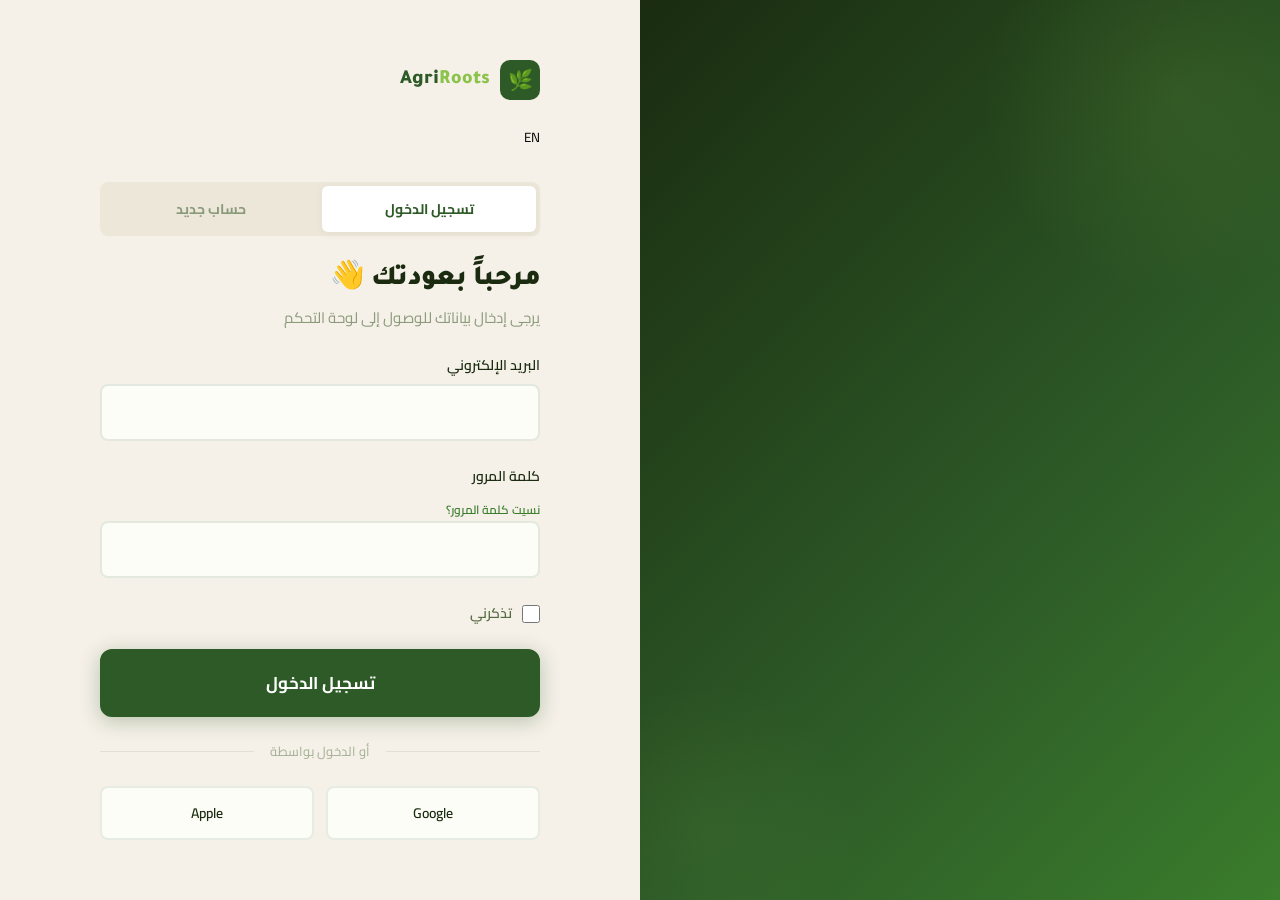
<file: login.html>
<!DOCTYPE html>
<html lang="ar" dir="rtl">
<head>
  <meta charset="UTF-8">
  <meta name="viewport" content="width=device-width, initial-scale=1.0">
  <title>Livestack | الدخول</title>
  
  <link rel="stylesheet" href="css/variables.css">
  <link rel="stylesheet" href="css/components.css">
  <link rel="stylesheet" href="css/animations.css">
  <link rel="stylesheet" href="css/auth.css">
</head>
<body>

  <div class="auth-page">
    <!-- Brand Side -->
    <div class="auth-brand">
      <div class="auth-brand-content reveal">
        <span class="logo">🌿</span>
        <h2 data-ar>مرحباً بك في Live<span>stack</span></h2>
        <h2 data-en>Welcome to Live<span>stack</span></h2>
        <p data-ar>المنصة الرائدة لإدارة الثروة الحيوانية بذكاء. انضم إلينا لرفع كفاءة مزرعتك وحماية قطيعك.</p>
        <p data-en>The leading platform for smart livestock management. Join us to elevate your farm's efficiency.</p>
        
        <ul class="auth-features stagger">
          <li class="reveal"><div class="check">✓</div> <span data-ar>إدارة شاملة للملفات الطبية</span><span data-en>Comprehensive medical records</span></li>
          <li class="reveal"><div class="check">✓</div> <span data-ar>تنبيهات استباقية وتذكير بالمطاعيم</span><span data-en>Proactive alerts & vaccine reminders</span></li>
          <li class="reveal"><div class="check">✓</div> <span data-ar>مساعد بيطري بالذكاء الاصطناعي</span><span data-en>AI veterinary assistant</span></li>
        </ul>
      </div>
    </div>

    <!-- Form Side -->
    <div class="auth-form-side">
      <div class="auth-card slide-up">
        <div class="auth-header flex-between">
          <a href="index.html" class="auth-logo">
            <div class="icon">🌿</div>
            <span style="color:var(--earth)">Agri<span style="color:var(--lime)">Roots</span></span>
          </a>
          <button class="lang-btn" onclick="toggleLang()">EN</button>
        </div>

        <div class="auth-tabs">
          <button class="auth-tab active" data-tab="login" data-ar>تسجيل الدخول</button>
          <button class="auth-tab active" data-tab="login" data-en>Login</button>
          <button class="auth-tab" data-tab="register" data-ar>حساب جديد</button>
          <button class="auth-tab" data-tab="register" data-en>Register</button>
        </div>

        <!-- Login Form -->
        <form id="loginFormEl" class="auth-form active">
          <h1 data-ar>مرحباً بعودتك 👋</h1>
          <h1 data-en>Welcome back 👋</h1>
          <p class="subtitle" style="margin-bottom:24px" data-ar>يرجى إدخال بياناتك للوصول إلى لوحة التحكم</p>
          <p class="subtitle" style="margin-bottom:24px" data-en>Please enter your details to access your dashboard</p>

          <div class="form-group">
            <label data-ar>البريد الإلكتروني</label>
            <label data-en>Email Address</label>
            <input type="text" id="loginEmail" class="form-input" required>
          </div>

          <div class="form-group">
            <div class="flex-between">
              <label data-ar>كلمة المرور</label>
              <label data-en>Password</label>
              <a href="#" style="font-size:12px;font-weight:600" data-ar>نسيت كلمة المرور؟</a>
              <a href="#" style="font-size:12px;font-weight:600" data-en>Forgot password?</a>
            </div>
            <input type="password" id="loginPassword" class="form-input" required>
          </div>

          <div class="form-group form-check" style="margin-bottom:24px">
            <input type="checkbox" id="rememberMe">
            <label for="rememberMe" data-ar>تذكرني</label>
            <label for="rememberMe" data-en>Remember me</label>
          </div>

          <button type="submit" class="btn btn-primary btn-block btn-lg" data-ar>تسجيل الدخول</button>
          <button type="submit" class="btn btn-primary btn-block btn-lg" data-en>Sign In</button>

          <div class="auth-divider"><span data-ar>أو الدخول بواسطة</span><span data-en>Or continue with</span></div>

          <div class="social-btns">
            <button type="button" class="social-btn">Google</button>
            <button type="button" class="social-btn">Apple</button>
          </div>
        </form>

        <!-- Register Form -->
        <form id="registerFormEl" class="auth-form">
          <h1 data-ar>إنشاء حساب 🚀</h1>
          <h1 data-en>Create Account 🚀</h1>
          <p class="subtitle" style="margin-bottom:24px" data-ar>ابدأ بإدارة مزرعتك بذكاء وفي دقائق</p>
          <p class="subtitle" style="margin-bottom:24px" data-en>Start managing your farm smartly in minutes</p>

          <div class="form-row">
            <div class="form-group">
              <label data-ar>الاسم الكامل</label><label data-en>Full Name</label>
              <input type="text" id="regName" class="form-input" required>
            </div>
            <div class="form-group">
              <label data-ar>اسم المزرعة</label><label data-en>Farm Name</label>
              <input type="text" id="regFarm" class="form-input">
            </div>
          </div>

          <div class="form-row">
            <div class="form-group" style="width: 100%">
              <label data-ar>البريد الإلكتروني</label><label data-en>Email Address</label>
              <input type="email" id="regEmail" class="form-input" required>
            </div>
          </div>

          <div class="form-group">
            <label data-ar>المنطقة</label><label data-en>Region</label>
            <select id="regRegion" class="form-input">
              <option value="عمّان" data-ar>عمّان</option><option value="عمّان" data-en>Amman</option>
              <option value="إربد" data-ar>إربد</option><option value="إربد" data-en>Irbid</option>
              <option value="الزرقاء" data-ar>الزرقاء</option><option value="الزرقاء" data-en>Zarqa</option>
              <option value="المفرق" data-ar>المفرق</option><option value="المفرق" data-en>Mafraq</option>
              <option value="الكرك" data-ar>الكرك</option><option value="الكرك" data-en>Karak</option>
            </select>
          </div>

          <div class="form-group">
            <label data-ar>كلمة المرور</label><label data-en>Password</label>
            <input type="password" id="regPassword" class="form-input" required>
            <div class="form-hint" data-ar>يجب أن تحتوي على 8 أحرف على الأقل</div>
            <div class="form-hint" data-en>Must be at least 8 characters</div>
          </div>

          <button type="submit" class="btn btn-primary btn-block btn-lg" style="margin-top:16px" data-ar>إنشاء الحساب</button>
          <button type="submit" class="btn btn-primary btn-block btn-lg" style="margin-top:16px" data-en>Create Account</button>
          
          <div class="auth-footer">
            <span data-ar>بالتسجيل، أنت توافق على <a href="#">الشروط والأحكام</a> و <a href="#">سياسة الخصوصية</a></span>
            <span data-en>By registering, you agree to our <a href="#">Terms & Conditions</a> and <a href="#">Privacy Policy</a></span>
          </div>
        </form>

      </div>
    </div>
  </div>

  <script src="js/i18n.js"></script>
  <script src="js/auth.js"></script>
</body>
</html>
</file>
<file: css/variables.css>
/* ===== Google Fonts ===== */
@import url('https://fonts.googleapis.com/css2?family=Tajawal:wght@300;400;500;700;800;900&family=Cairo:wght@300;400;500;600;700;800;900&family=Inter:wght@300;400;500;600;700;800;900&display=swap');

/* ===== Design Tokens ===== */
:root {
  /* Primary Palette — Earthy Greens */
  --earth: #2D5A27;
  --earth-rgb: 45, 90, 39;
  --leaf: #3A7D2C;
  --leaf-rgb: 58, 125, 44;
  --lime: #8BC34A;
  --lime-rgb: 139, 195, 74;
  --mid: #4A8B3A;

  /* Neutrals */
  --cream: #F5F0E8;
  --cream-dark: #EDE7DA;
  --white: #FDFDF8;
  --white-pure: #FFFFFF;
  --dark: #1A2B10;
  --dark-rgb: 26, 43, 16;
  --light-green: #E8F5E0;
  --light-green-2: #D4EDCB;

  /* Accents */
  --gold: #D4A017;
  --amber: #F5A623;
  --danger: #E53935;
  --danger-light: #FFEBEE;
  --sky: #5BA4CF;
  --sky-light: #E3F2FD;
  --rust: #C5622B;

  /* Text */
  --text-primary: #1A2B10;
  --text-secondary: #556B42;
  --text-dim: #8A9A7A;
  --text-muted: #A3B093;

  /* Spacing */
  --space-xs: 4px;
  --space-sm: 8px;
  --space-md: 16px;
  --space-lg: 24px;
  --space-xl: 32px;
  --space-2xl: 48px;
  --space-3xl: 64px;
  --space-4xl: 80px;

  /* Radius */
  --radius-sm: 8px;
  --radius-md: 12px;
  --radius-lg: 16px;
  --radius-xl: 20px;
  --radius-2xl: 24px;
  --radius-full: 100px;

  /* Shadows */
  --shadow-sm: 0 2px 8px rgba(45, 90, 39, 0.06);
  --shadow-md: 0 4px 16px rgba(45, 90, 39, 0.08);
  --shadow-lg: 0 8px 32px rgba(45, 90, 39, 0.12);
  --shadow-xl: 0 16px 48px rgba(45, 90, 39, 0.16);
  --shadow-2xl: 0 24px 64px rgba(45, 90, 39, 0.20);

  /* Transitions */
  --ease-out: cubic-bezier(0.16, 1, 0.3, 1);
  --ease-spring: cubic-bezier(0.34, 1.56, 0.64, 1);
  --duration-fast: 150ms;
  --duration-normal: 250ms;
  --duration-slow: 400ms;

  /* Z-Index */
  --z-dropdown: 100;
  --z-sticky: 200;
  --z-navbar: 1000;
  --z-modal: 2000;
  --z-toast: 3000;
}

/* ===== CSS Reset ===== */
*,
*::before,
*::after {
  margin: 0;
  padding: 0;
  box-sizing: border-box;
}

html {
  scroll-behavior: smooth;
  -webkit-text-size-adjust: 100%;
  text-size-adjust: 100%;
}

body {
  font-family: 'Cairo', 'Tajawal', sans-serif;
  background: var(--cream);
  color: var(--text-primary);
  overflow-x: hidden;
  direction: rtl;
  line-height: 1.6;
  font-size: 16px;
  -webkit-font-smoothing: antialiased;
  -moz-osx-font-smoothing: grayscale;
}

/* ===== English Mode ===== */
body.en {
  direction: ltr;
  font-family: 'Inter', 'Cairo', sans-serif;
}

/* ===== Bilingual Toggle ===== */
body.en [data-ar] { display: none !important; }
body:not(.en) [data-en] { display: none !important; }

/* ===== Typography ===== */
h1, h2, h3, h4, h5, h6 {
  font-family: 'Tajawal', 'Cairo', sans-serif;
  font-weight: 900;
  line-height: 1.2;
  color: var(--dark);
}

h1 {
  font-size: clamp(2.2rem, 5vw, 3.8rem);
  line-height: 1.15;
  letter-spacing: -0.02em;
}

h2 {
  font-size: clamp(1.6rem, 4vw, 2.8rem);
  line-height: 1.2;
}

h3 {
  font-weight: 800;
  font-size: 1.25rem;
}

h4 {
  font-weight: 700;
  font-size: 1.1rem;
}

p {
  line-height: 1.7;
  color: var(--text-secondary);
}

a {
  color: var(--leaf);
  text-decoration: none;
  transition: color var(--duration-fast) ease;
}

a:hover {
  color: var(--earth);
}

img {
  max-width: 100%;
  height: auto;
  display: block;
}

ul, ol {
  list-style: none;
}

button {
  cursor: pointer;
  font-family: inherit;
  border: none;
  background: none;
}

input, select, textarea {
  font-family: inherit;
  font-size: inherit;
}

/* ===== Scrollbar ===== */
::-webkit-scrollbar {
  width: 8px;
}

::-webkit-scrollbar-track {
  background: var(--cream);
}

::-webkit-scrollbar-thumb {
  background: var(--leaf);
  border-radius: 4px;
}

::-webkit-scrollbar-thumb:hover {
  background: var(--earth);
}

/* ===== Selection ===== */
::selection {
  background: var(--lime);
  color: var(--dark);
}

/* ===== Utility Classes ===== */
.text-center { text-align: center; }
.text-start { text-align: start; }
.text-end { text-align: end; }

.text-primary { color: var(--earth); }
.text-leaf { color: var(--leaf); }
.text-lime { color: var(--lime); }
.text-dim { color: var(--text-dim); }
.text-danger { color: var(--danger); }
.text-gold { color: var(--gold); }
.text-white { color: var(--white-pure); }

.bg-cream { background: var(--cream); }
.bg-white { background: var(--white); }
.bg-earth { background: var(--earth); }
.bg-light-green { background: var(--light-green); }

.font-bold { font-weight: 700; }
.font-extra { font-weight: 800; }
.font-black { font-weight: 900; }

.sr-only {
  position: absolute;
  width: 1px;
  height: 1px;
  padding: 0;
  margin: -1px;
  overflow: hidden;
  clip: rect(0, 0, 0, 0);
  white-space: nowrap;
  border: 0;
}
</file>
<file: css/components.css>
/* ===== Buttons ===== */
.btn {
  display: inline-flex;
  align-items: center;
  justify-content: center;
  gap: 8px;
  padding: 12px 28px;
  border-radius: var(--radius-sm);
  font-size: 15px;
  font-weight: 700;
  font-family: 'Cairo', sans-serif;
  cursor: pointer;
  transition: all var(--duration-normal) var(--ease-out);
  text-decoration: none;
  border: 2px solid transparent;
  white-space: nowrap;
}

.btn-primary {
  background: var(--earth);
  color: var(--white-pure);
  border-color: var(--earth);
  box-shadow: 0 4px 20px rgba(var(--earth-rgb), 0.3);
}

.btn-primary:hover {
  background: var(--leaf);
  border-color: var(--leaf);
  transform: translateY(-2px);
  box-shadow: 0 8px 30px rgba(var(--earth-rgb), 0.4);
  color: var(--white-pure);
}

.btn-outline {
  background: transparent;
  color: var(--earth);
  border-color: var(--earth);
}

.btn-outline:hover {
  background: var(--earth);
  color: var(--white-pure);
  transform: translateY(-2px);
}

.btn-ghost {
  background: transparent;
  color: var(--earth);
  border: none;
  padding: 8px 16px;
}

.btn-ghost:hover {
  background: var(--light-green);
}

.btn-white {
  background: var(--white-pure);
  color: var(--earth);
  border-color: var(--white-pure);
  box-shadow: 0 4px 20px rgba(0, 0, 0, 0.1);
}

.btn-white:hover {
  background: var(--lime);
  border-color: var(--lime);
  transform: translateY(-2px);
}

.btn-danger {
  background: var(--danger);
  color: var(--white-pure);
  border-color: var(--danger);
}

.btn-danger:hover {
  opacity: 0.9;
  transform: translateY(-2px);
}

.btn-sm {
  padding: 8px 18px;
  font-size: 13px;
  border-radius: var(--radius-sm);
}

.btn-lg {
  padding: 16px 36px;
  font-size: 17px;
  border-radius: var(--radius-md);
}

.btn-icon {
  width: 40px;
  height: 40px;
  padding: 0;
  border-radius: var(--radius-sm);
}

.btn-block {
  width: 100%;
}

/* ===== Cards ===== */
.card {
  background: var(--white);
  border-radius: var(--radius-xl);
  padding: var(--space-lg);
  border: 1px solid rgba(var(--earth-rgb), 0.08);
  transition: all var(--duration-normal) var(--ease-out);
}

.card:hover {
  box-shadow: var(--shadow-lg);
}

.card-hover:hover {
  transform: translateY(-6px);
  box-shadow: var(--shadow-xl);
}

.card-icon {
  width: 56px;
  height: 56px;
  border-radius: var(--radius-md);
  display: flex;
  align-items: center;
  justify-content: center;
  font-size: 28px;
  margin-bottom: var(--space-md);
  background: var(--light-green);
}

.card-icon.gold { background: #FFF9E6; }
.card-icon.sky { background: #E3F2FD; }
.card-icon.rust { background: #FBE9E7; }
.card-icon.amber { background: #FFF3E0; }
.card-icon.danger { background: #FFEBEE; }

.card h3 {
  margin-bottom: var(--space-sm);
}

.card p {
  font-size: 14px;
  line-height: 1.7;
}

/* ===== Stat Cards ===== */
.stat-card {
  background: var(--light-green);
  border-radius: var(--radius-lg);
  padding: var(--space-lg);
  transition: transform var(--duration-fast) ease;
}

.stat-card:hover {
  transform: scale(1.02);
}

.stat-card.amber-bg { background: #FFF3E0; }
.stat-card.sky-bg { background: #E3F2FD; }
.stat-card.gold-bg { background: #FFF9E6; }
.stat-card.danger-bg { background: #FFEBEE; }
.stat-card.pink-bg { background: #FCE4EC; }

.stat-card .stat-icon {
  font-size: 24px;
  margin-bottom: var(--space-sm);
}

.stat-card .stat-value {
  font-size: 28px;
  font-weight: 900;
  color: var(--earth);
  font-family: 'Tajawal', sans-serif;
  line-height: 1;
}

.stat-card .stat-label {
  font-size: 12px;
  color: var(--text-dim);
  font-weight: 600;
  margin-top: var(--space-xs);
}

/* ===== Badges ===== */
.badge {
  display: inline-flex;
  align-items: center;
  gap: 6px;
  padding: 4px 12px;
  border-radius: var(--radius-full);
  font-size: 12px;
  font-weight: 700;
}

.badge-success {
  background: var(--light-green);
  color: var(--earth);
}

.badge-danger {
  background: var(--danger-light);
  color: var(--danger);
}

.badge-warning {
  background: #FFF3E0;
  color: var(--amber);
}

.badge-info {
  background: var(--sky-light);
  color: var(--sky);
}

/* ===== Status Badge ===== */
.status-badge {
  display: inline-flex;
  align-items: center;
  gap: 6px;
  padding: 6px 14px;
  border-radius: var(--radius-full);
  font-size: 12px;
  font-weight: 700;
}

.status-safe {
  background: var(--light-green);
  color: var(--earth);
  border: 1px solid rgba(var(--earth-rgb), 0.2);
}

.status-unsafe {
  background: var(--danger-light);
  color: var(--danger);
  border: 1px solid rgba(229, 57, 53, 0.2);
}

/* ===== Form Elements ===== */
.form-group {
  margin-bottom: var(--space-lg);
}

.form-group label {
  display: block;
  font-weight: 600;
  font-size: 14px;
  margin-bottom: var(--space-sm);
  color: var(--text-primary);
}

.form-input {
  width: 100%;
  padding: 12px 16px;
  border: 2px solid rgba(var(--earth-rgb), 0.12);
  border-radius: var(--radius-sm);
  font-size: 15px;
  font-family: inherit;
  color: var(--text-primary);
  background: var(--white);
  transition: all var(--duration-fast) ease;
  outline: none;
}

.form-input:focus {
  border-color: var(--leaf);
  box-shadow: 0 0 0 4px rgba(var(--leaf-rgb), 0.12);
}

.form-input::placeholder {
  color: var(--text-muted);
}

select.form-input {
  appearance: none;
  background-image: url("data:image/svg+xml,%3Csvg xmlns='http://www.w3.org/2000/svg' width='12' height='12' viewBox='0 0 24 24'%3E%3Cpath fill='%23556B42' d='M7 10l5 5 5-5z'/%3E%3C/svg%3E");
  background-repeat: no-repeat;
  background-position: left 12px center;
  padding-left: 36px;
}

body.en select.form-input {
  background-position: right 12px center;
  padding-left: 16px;
  padding-right: 36px;
}

.form-check {
  display: flex;
  align-items: center;
  gap: 10px;
}

.form-check input[type="checkbox"] {
  width: 18px;
  height: 18px;
  accent-color: var(--leaf);
  cursor: pointer;
}

.form-check label {
  font-size: 14px;
  color: var(--text-secondary);
  cursor: pointer;
  margin-bottom: 0;
}

.form-hint {
  font-size: 12px;
  color: var(--text-dim);
  margin-top: var(--space-xs);
}

/* ===== Alerts / Banners ===== */
.alert-banner {
  display: flex;
  align-items: center;
  gap: 12px;
  padding: 12px 18px;
  border-radius: var(--radius-md);
  margin-bottom: var(--space-sm);
  font-size: 13px;
  font-weight: 600;
}

.alert-banner.critical {
  background: var(--danger-light);
  border-right: 4px solid var(--danger);
  color: #C62828;
}

body.en .alert-banner.critical {
  border-right: none;
  border-left: 4px solid var(--danger);
}

.alert-banner.warning {
  background: #FFF3E0;
  border-right: 4px solid var(--amber);
  color: #E65100;
}

body.en .alert-banner.warning {
  border-right: none;
  border-left: 4px solid var(--amber);
}

.alert-banner.success {
  background: var(--light-green);
  border-right: 4px solid var(--leaf);
  color: var(--earth);
}

body.en .alert-banner.success {
  border-right: none;
  border-left: 4px solid var(--leaf);
}

.alert-banner.info {
  background: var(--sky-light);
  border-right: 4px solid var(--sky);
  color: #1565C0;
}

body.en .alert-banner.info {
  border-right: none;
  border-left: 4px solid var(--sky);
}

.alert-icon {
  font-size: 20px;
  flex-shrink: 0;
}

/* ===== Tags ===== */
.tag {
  display: inline-flex;
  align-items: center;
  gap: 4px;
  padding: 3px 10px;
  border-radius: var(--radius-full);
  font-size: 11px;
  font-weight: 700;
  text-transform: uppercase;
  letter-spacing: 0.5px;
}

.tag-green { background: var(--light-green); color: var(--earth); }
.tag-gold { background: #FFF9E6; color: var(--gold); }
.tag-sky { background: var(--sky-light); color: var(--sky); }
.tag-danger { background: var(--danger-light); color: var(--danger); }
.tag-video { background: #F3E5F5; color: #7B1FA2; }
.tag-guide { background: var(--sky-light); color: #1565C0; }
.tag-tip { background: #FFF9E6; color: #F57F17; }

/* ===== Modal ===== */
.modal-overlay {
  position: fixed;
  inset: 0;
  background: rgba(var(--dark-rgb), 0.6);
  backdrop-filter: blur(8px);
  z-index: var(--z-modal);
  display: flex;
  align-items: center;
  justify-content: center;
  opacity: 0;
  pointer-events: none;
  transition: opacity var(--duration-normal) ease;
}

.modal-overlay.show {
  opacity: 1;
  pointer-events: all;
}

.modal {
  background: var(--white);
  border-radius: var(--radius-2xl);
  padding: var(--space-xl);
  width: 90%;
  max-width: 500px;
  max-height: 90vh;
  overflow-y: auto;
  position: relative;
  transform: translateY(20px) scale(0.95);
  transition: transform var(--duration-normal) var(--ease-spring);
  box-shadow: var(--shadow-2xl);
}

.modal-overlay.show .modal {
  transform: translateY(0) scale(1);
}

.modal-close {
  position: absolute;
  top: 16px;
  left: 16px;
  width: 32px;
  height: 32px;
  border-radius: 50%;
  background: var(--cream);
  display: flex;
  align-items: center;
  justify-content: center;
  font-size: 14px;
  cursor: pointer;
  transition: all var(--duration-fast) ease;
  border: none;
}

body.en .modal-close {
  left: auto;
  right: 16px;
}

.modal-close:hover {
  background: var(--danger-light);
  color: var(--danger);
}

.modal h3 {
  margin-bottom: var(--space-lg);
}

/* ===== Chat Widget ===== */
.chat-container {
  background: var(--white);
  border-radius: var(--radius-2xl);
  border: 1px solid rgba(var(--earth-rgb), 0.1);
  overflow: hidden;
  box-shadow: var(--shadow-lg);
  max-width: 600px;
  margin: 0 auto;
}

.chat-header {
  display: flex;
  align-items: center;
  gap: 10px;
  padding: 16px 20px;
  background: var(--earth);
  color: var(--white-pure);
}

.chat-header .dot {
  width: 10px;
  height: 10px;
  border-radius: 50%;
  background: var(--lime);
  animation: pulse 2s infinite;
}

.chat-messages {
  padding: 20px;
  max-height: 350px;
  overflow-y: auto;
  display: flex;
  flex-direction: column;
  gap: 12px;
  background: var(--cream);
}

.chat-msg {
  padding: 12px 16px;
  border-radius: var(--radius-lg);
  max-width: 85%;
  font-size: 14px;
  line-height: 1.6;
  animation: fadeInUp 0.3s ease;
}

.chat-msg.bot {
  background: var(--white);
  align-self: flex-start;
  border-bottom-right-radius: 4px;
  box-shadow: var(--shadow-sm);
}

body.en .chat-msg.bot {
  border-bottom-right-radius: var(--radius-lg);
  border-bottom-left-radius: 4px;
}

.chat-msg.user {
  background: var(--earth);
  color: var(--white-pure);
  align-self: flex-end;
  border-bottom-left-radius: 4px;
}

body.en .chat-msg.user {
  border-bottom-left-radius: var(--radius-lg);
  border-bottom-right-radius: 4px;
}

.chat-input-area {
  display: flex;
  padding: 12px 16px;
  gap: 8px;
  border-top: 1px solid rgba(var(--earth-rgb), 0.08);
  background: var(--white);
}

.chat-input {
  flex: 1;
  padding: 10px 16px;
  border: 2px solid rgba(var(--earth-rgb), 0.1);
  border-radius: var(--radius-sm);
  font-size: 14px;
  font-family: inherit;
  outline: none;
  background: var(--cream);
  transition: border-color var(--duration-fast) ease;
}

.chat-input:focus {
  border-color: var(--leaf);
}

.chat-send {
  width: 42px;
  height: 42px;
  border-radius: var(--radius-sm);
  background: var(--earth);
  color: var(--white-pure);
  display: flex;
  align-items: center;
  justify-content: center;
  font-size: 18px;
  cursor: pointer;
  transition: background var(--duration-fast) ease;
  border: none;
}

.chat-send:hover {
  background: var(--leaf);
}

/* ===== Legal Disclaimer ===== */
.legal-disclaimer {
  display: flex;
  align-items: flex-start;
  gap: 10px;
  padding: 16px 20px;
  background: #FFF8E1;
  border: 1px solid rgba(245, 166, 35, 0.3);
  border-radius: var(--radius-md);
  font-size: 13px;
  color: #E65100;
  margin-top: var(--space-lg);
  max-width: 600px;
  margin-left: auto;
  margin-right: auto;
}

/* ===== Gauge ===== */
.gauge-wrap {
  text-align: center;
}

.gauge {
  position: relative;
  width: 160px;
  height: 160px;
  margin: 0 auto var(--space-md);
}

.gauge svg {
  transform: rotate(-90deg);
}

.gauge .bg {
  fill: none;
  stroke: rgba(var(--earth-rgb), 0.08);
  stroke-width: 10;
}

.gauge .fill {
  fill: none;
  stroke: var(--leaf);
  stroke-width: 10;
  stroke-linecap: round;
  transition: stroke-dashoffset 1.5s var(--ease-out);
}

.gauge .value {
  position: absolute;
  inset: 0;
  display: flex;
  align-items: center;
  justify-content: center;
  font-size: 28px;
  font-weight: 900;
  color: var(--earth);
  font-family: 'Tajawal', sans-serif;
}

/* ===== Eco Score ===== */
.eco-score {
  background: var(--light-green);
  border-radius: var(--radius-xl);
  padding: var(--space-xl);
  text-align: center;
  border: 1px solid rgba(var(--earth-rgb), 0.1);
}

.eco-score .big {
  font-size: 64px;
  font-weight: 900;
  color: var(--earth);
  font-family: 'Tajawal', sans-serif;
  line-height: 1;
  margin: var(--space-md) 0;
}

/* ===== Timeline ===== */
.timeline-item {
  padding: 12px 18px;
  border-radius: var(--radius-sm);
  margin-bottom: var(--space-sm);
  border-right: 3px solid var(--leaf);
  background: var(--white);
  font-size: 14px;
  transition: all var(--duration-fast) ease;
}

body.en .timeline-item {
  border-right: none;
  border-left: 3px solid var(--leaf);
}

.timeline-item.upcoming {
  border-color: var(--amber);
  background: #FFF8E1;
}

.timeline-item.overdue {
  border-color: var(--danger);
  background: var(--danger-light);
}

.timeline-item:hover {
  transform: translateX(-4px);
}

body.en .timeline-item:hover {
  transform: translateX(4px);
}

/* ===== QR Section ===== */
.qr-section {
  text-align: center;
  padding: var(--space-md);
  background: var(--cream);
  border-radius: var(--radius-md);
  margin-top: var(--space-md);
}

/* ===== Price Tag ===== */
.price {
  font-family: 'Tajawal', sans-serif;
  font-size: 22px;
  font-weight: 900;
  color: var(--leaf);
  margin: var(--space-sm) 0;
}

/* ===== Filter Buttons ===== */
.filter-group {
  display: flex;
  gap: var(--space-sm);
  flex-wrap: wrap;
  justify-content: center;
  margin-bottom: var(--space-xl);
}

.filter-btn {
  padding: 8px 20px;
  border: 2px solid rgba(var(--earth-rgb), 0.15);
  border-radius: var(--radius-full);
  font-size: 13px;
  font-weight: 600;
  color: var(--text-secondary);
  background: var(--white);
  cursor: pointer;
  transition: all var(--duration-fast) ease;
  font-family: inherit;
}

.filter-btn:hover {
  border-color: var(--leaf);
  color: var(--leaf);
}

.filter-btn.active {
  background: var(--earth);
  color: var(--white-pure);
  border-color: var(--earth);
}

/* ===== Animal Info Rows ===== */
.animal-info .row {
  display: flex;
  justify-content: space-between;
  align-items: center;
  padding: 8px 0;
  border-bottom: 1px solid rgba(var(--earth-rgb), 0.06);
  font-size: 13px;
}

.animal-info .row:last-child {
  border-bottom: none;
}

.animal-info .row .label {
  color: var(--text-dim);
  font-weight: 500;
}

/* ===== Map Container ===== */
.map-container {
  background: var(--light-green);
  border-radius: var(--radius-xl);
  padding: var(--space-xl);
  position: relative;
  min-height: 300px;
  border: 1px solid rgba(var(--earth-rgb), 0.1);
  overflow: hidden;
}

.map-dot {
  position: absolute;
  width: 16px;
  height: 16px;
  border-radius: 50%;
  border: 2px solid var(--white-pure);
  box-shadow: 0 2px 8px rgba(0, 0, 0, 0.2);
  cursor: pointer;
}

.map-dot.danger { background: var(--danger); animation: pingPulse 2s infinite; }
.map-dot.warn { background: var(--amber); animation: pingPulse 2s infinite 0.5s; }
.map-dot.safe { background: var(--leaf); }

/* ===== Tooltips ===== */
[data-tooltip] {
  position: relative;
  cursor: help;
}

[data-tooltip]::after {
  content: attr(data-tooltip);
  position: absolute;
  bottom: calc(100% + 8px);
  left: 50%;
  transform: translateX(-50%);
  background: var(--dark);
  color: var(--white-pure);
  padding: 6px 12px;
  border-radius: var(--radius-sm);
  font-size: 12px;
  white-space: nowrap;
  opacity: 0;
  pointer-events: none;
  transition: opacity var(--duration-fast) ease;
}

[data-tooltip]:hover::after {
  opacity: 1;
}

/* ===== Divider ===== */
.divider {
  height: 1px;
  background: rgba(var(--earth-rgb), 0.08);
  margin: var(--space-lg) 0;
}

/* ===== Notification Dot ===== */
.notif-dot {
  position: absolute;
  top: -2px;
  right: -2px;
  width: 10px;
  height: 10px;
  background: var(--danger);
  border-radius: 50%;
  border: 2px solid var(--white-pure);
}
</file>
<file: css/animations.css>
/* ===== Animations ===== */
.reveal{opacity:0;transform:translateY(40px);transition:opacity .7s ease,transform .7s ease}
.reveal.active{opacity:1;transform:translateY(0)}
.reveal-left{opacity:0;transform:translateX(-40px);transition:opacity .7s ease,transform .7s ease}
.reveal-left.active{opacity:1;transform:translateX(0)}
.reveal-right{opacity:0;transform:translateX(40px);transition:opacity .7s ease,transform .7s ease}
.reveal-right.active{opacity:1;transform:translateX(0)}

@keyframes fadeInUp{from{opacity:0;transform:translateY(24px)}to{opacity:1;transform:translateY(0)}}
.fade-in-up{animation:fadeInUp .5s ease forwards}
@keyframes fadeIn{from{opacity:0}to{opacity:1}}
.fade-in{animation:fadeIn .5s ease forwards}
@keyframes slideUp{from{opacity:0;transform:translateY(30px)}to{opacity:1;transform:translateY(0)}}
.slide-up{animation:slideUp .6s ease forwards}
@keyframes scaleIn{from{transform:scale(.8);opacity:0}to{transform:scale(1);opacity:1}}
.scale-in{animation:scaleIn .4s ease forwards}
@keyframes float{0%,100%{transform:translateY(0)}50%{transform:translateY(-12px)}}
.float{animation:float 4s ease-in-out infinite}
@keyframes floatSlow{0%,100%{transform:translateY(0) rotate(0deg)}50%{transform:translateY(-8px) rotate(2deg)}}
.float-slow{animation:floatSlow 6s ease-in-out infinite}
@keyframes pulse{0%,100%{opacity:1;transform:scale(1)}50%{opacity:.6;transform:scale(1.2)}}
.pulse{animation:pulse 2s infinite}
@keyframes pingPulse{0%{box-shadow:0 0 0 0 rgba(229,57,53,.4)}70%{box-shadow:0 0 0 16px rgba(229,57,53,0)}100%{box-shadow:0 0 0 0 rgba(229,57,53,0)}}
@keyframes blink{0%,100%{opacity:1}50%{opacity:.4}}
.blink{animation:blink 1.5s infinite}
@keyframes spin{to{transform:rotate(360deg)}}
.spin{animation:spin 1.2s linear infinite}
@keyframes typing{0%,60%,100%{transform:translateY(0)}30%{transform:translateY(-8px)}}
.typing-dot{display:inline-block;width:8px;height:8px;border-radius:50%;background:var(--leaf);margin:0 3px;animation:typing 1.4s infinite}
.typing-dot:nth-child(2){animation-delay:.2s}
.typing-dot:nth-child(3){animation-delay:.4s}
@keyframes gradientShift{0%{background-position:0% 50%}50%{background-position:100% 50%}100%{background-position:0% 50%}}
.gradient-shift{background-size:200% 200%;animation:gradientShift 6s ease infinite}
.hover-lift{transition:transform .3s ease,box-shadow .3s ease}
.hover-lift:hover{transform:translateY(-6px);box-shadow:var(--shadow-xl)}
@keyframes shake{0%,100%{transform:translateX(0)}10%,30%,50%,70%,90%{transform:translateX(-4px)}20%,40%,60%,80%{transform:translateX(4px)}}
.shake{animation:shake .6s ease}
.stagger>*:nth-child(1){animation-delay:.05s}
.stagger>*:nth-child(2){animation-delay:.1s}
.stagger>*:nth-child(3){animation-delay:.15s}
.stagger>*:nth-child(4){animation-delay:.2s}
.stagger>*:nth-child(5){animation-delay:.25s}
.stagger>*:nth-child(6){animation-delay:.3s}
@keyframes glow{0%,100%{box-shadow:0 0 5px rgba(58,125,44,.3)}50%{box-shadow:0 0 25px rgba(58,125,44,.5)}}
.glow{animation:glow 3s infinite}
@keyframes notifBounce{0%,100%{transform:scale(1)}50%{transform:scale(1.2)}}
</file>
<file: css/auth.css>
/* ===== Auth Page ===== */
.auth-page{min-height:100vh;display:grid;grid-template-columns:1fr 1fr;background:var(--cream)}
.auth-brand{background:linear-gradient(135deg,var(--dark) 0%,var(--earth) 60%,var(--leaf) 100%);display:flex;flex-direction:column;align-items:center;justify-content:center;padding:48px;position:relative;overflow:hidden;color:var(--white-pure)}
.auth-brand::before{content:'';position:absolute;top:-100px;right:-100px;width:400px;height:400px;background:radial-gradient(circle,rgba(139,195,74,.12) 0%,transparent 70%);pointer-events:none}
.auth-brand::after{content:'';position:absolute;bottom:-80px;left:-80px;width:300px;height:300px;background:radial-gradient(circle,rgba(139,195,74,.08) 0%,transparent 70%);pointer-events:none}
.auth-brand-content{position:relative;z-index:1;text-align:center;max-width:400px}
.auth-brand .logo{font-size:64px;margin-bottom:24px;display:block}
.auth-brand h2{color:var(--white-pure);font-size:32px;margin-bottom:16px}
.auth-brand h2 span{color:var(--lime)}
.auth-brand p{color:rgba(255,255,255,.7);font-size:16px;line-height:1.7;margin-bottom:32px}
.auth-features{list-style:none;text-align:start;display:flex;flex-direction:column;gap:14px}
.auth-features li{display:flex;align-items:center;gap:12px;font-size:14px;color:rgba(255,255,255,.8)}
.auth-features li .check{width:28px;height:28px;border-radius:8px;background:rgba(139,195,74,.2);display:flex;align-items:center;justify-content:center;font-size:14px;flex-shrink:0}
.auth-form-side{display:flex;align-items:center;justify-content:center;padding:48px}
.auth-card{width:100%;max-width:440px}
.auth-card .auth-header{margin-bottom:32px}
.auth-card .auth-logo{display:flex;align-items:center;gap:10px;margin-bottom:24px;text-decoration:none}
.auth-card .auth-logo .icon{width:40px;height:40px;background:var(--earth);border-radius:10px;display:flex;align-items:center;justify-content:center;font-size:20px}
.auth-card .auth-logo span{font-family:'Tajawal',sans-serif;font-weight:900;font-size:20px;color:var(--earth)}
.auth-card h1{font-size:28px;margin-bottom:8px}
.auth-card .subtitle{font-size:15px;color:var(--text-dim)}
.auth-tabs{display:flex;gap:4px;background:var(--cream-dark);border-radius:var(--radius-sm);padding:4px;margin-bottom:28px}
.auth-tab{flex:1;padding:10px;border-radius:6px;font-size:14px;font-weight:700;text-align:center;cursor:pointer;transition:all .2s;color:var(--text-dim);background:transparent;border:none;font-family:inherit}
.auth-tab.active{background:var(--white-pure);color:var(--earth);box-shadow:var(--shadow-sm)}
.auth-form{display:none}
.auth-form.active{display:block}
.form-row{display:grid;grid-template-columns:1fr 1fr;gap:12px}
.auth-divider{display:flex;align-items:center;gap:16px;margin:24px 0;color:var(--text-muted);font-size:13px}
.auth-divider::before,.auth-divider::after{content:'';flex:1;height:1px;background:rgba(45,90,39,.1)}
.social-btns{display:flex;gap:12px}
.social-btn{flex:1;display:flex;align-items:center;justify-content:center;gap:8px;padding:12px;border:2px solid rgba(45,90,39,.1);border-radius:var(--radius-sm);font-size:14px;font-weight:600;cursor:pointer;transition:all .2s;background:var(--white);color:var(--text-primary);font-family:inherit}
.social-btn:hover{border-color:var(--leaf);background:var(--light-green)}
.auth-footer{text-align:center;margin-top:24px;font-size:13px;color:var(--text-dim)}
.auth-footer a{color:var(--leaf);font-weight:700}

@media(max-width:768px){
  .auth-page{grid-template-columns:1fr}
  .auth-brand{display:none}
  .auth-form-side{padding:24px}
}
</file>
